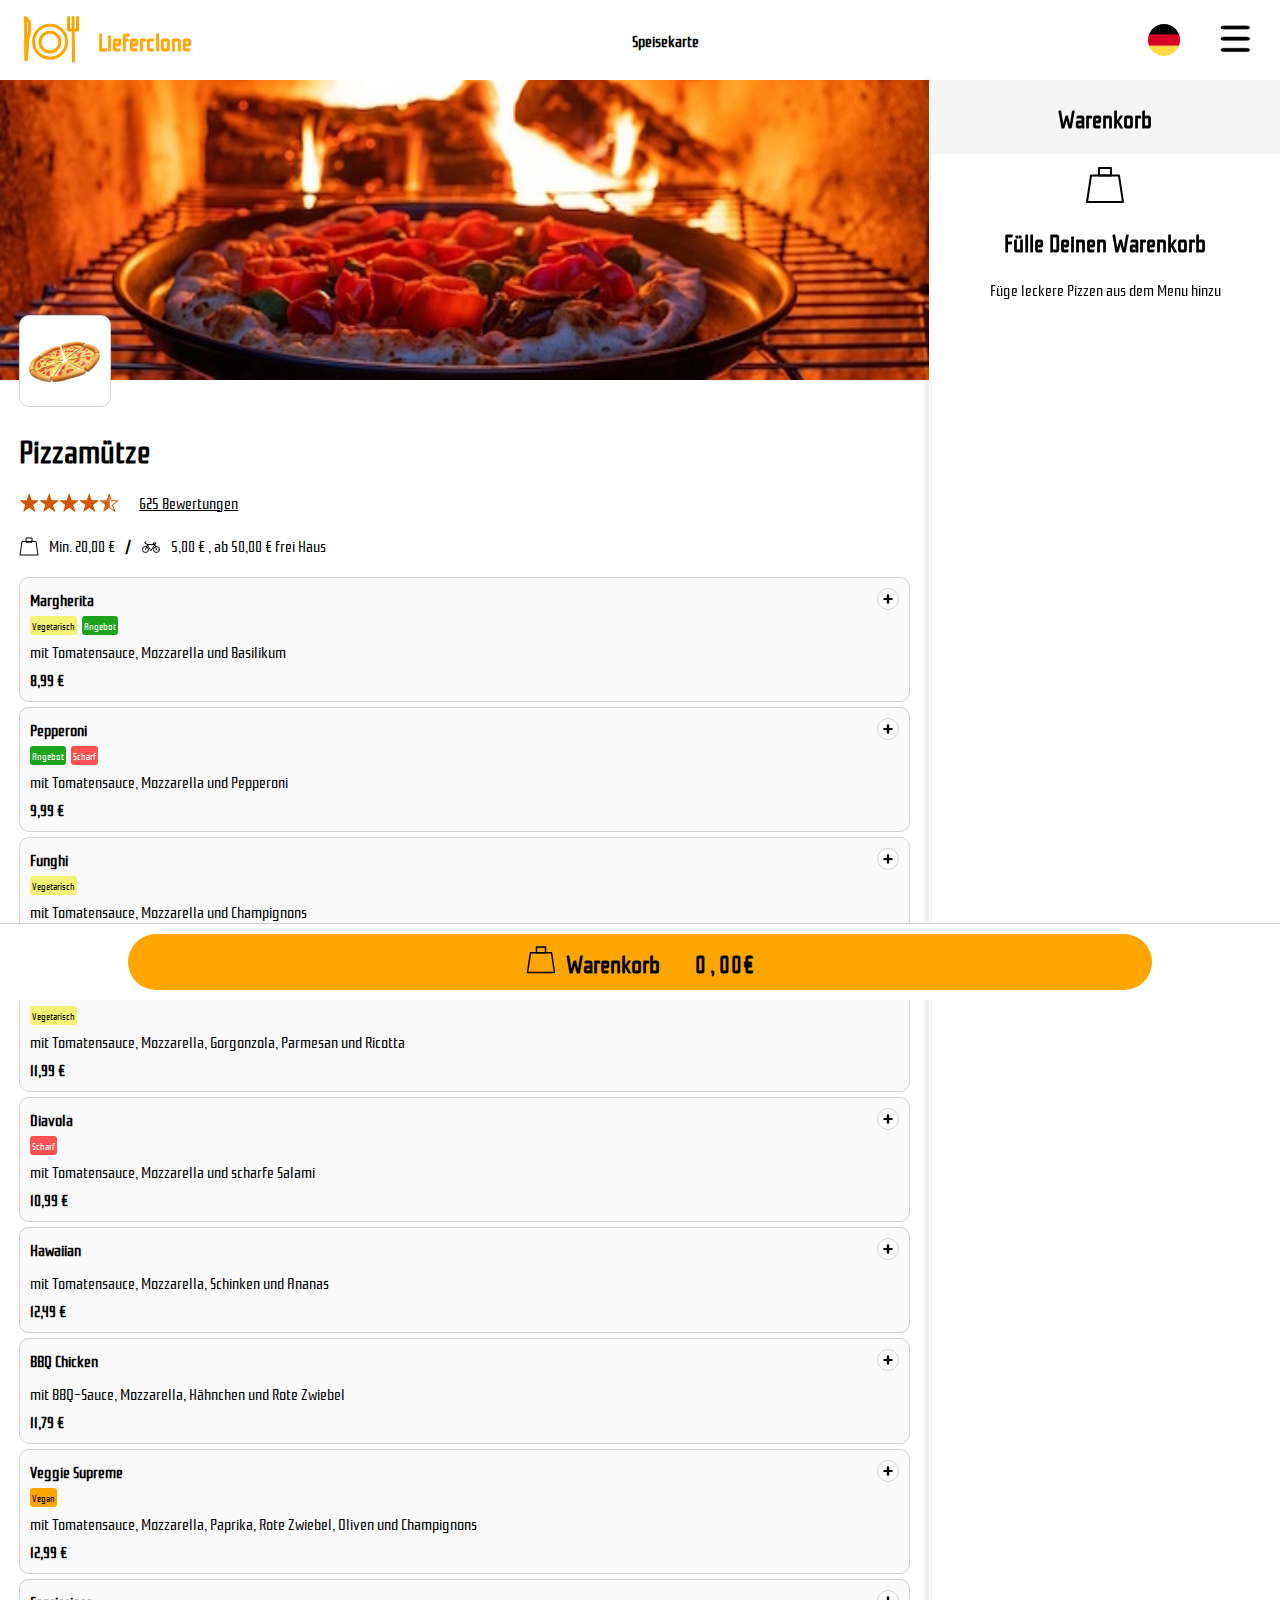
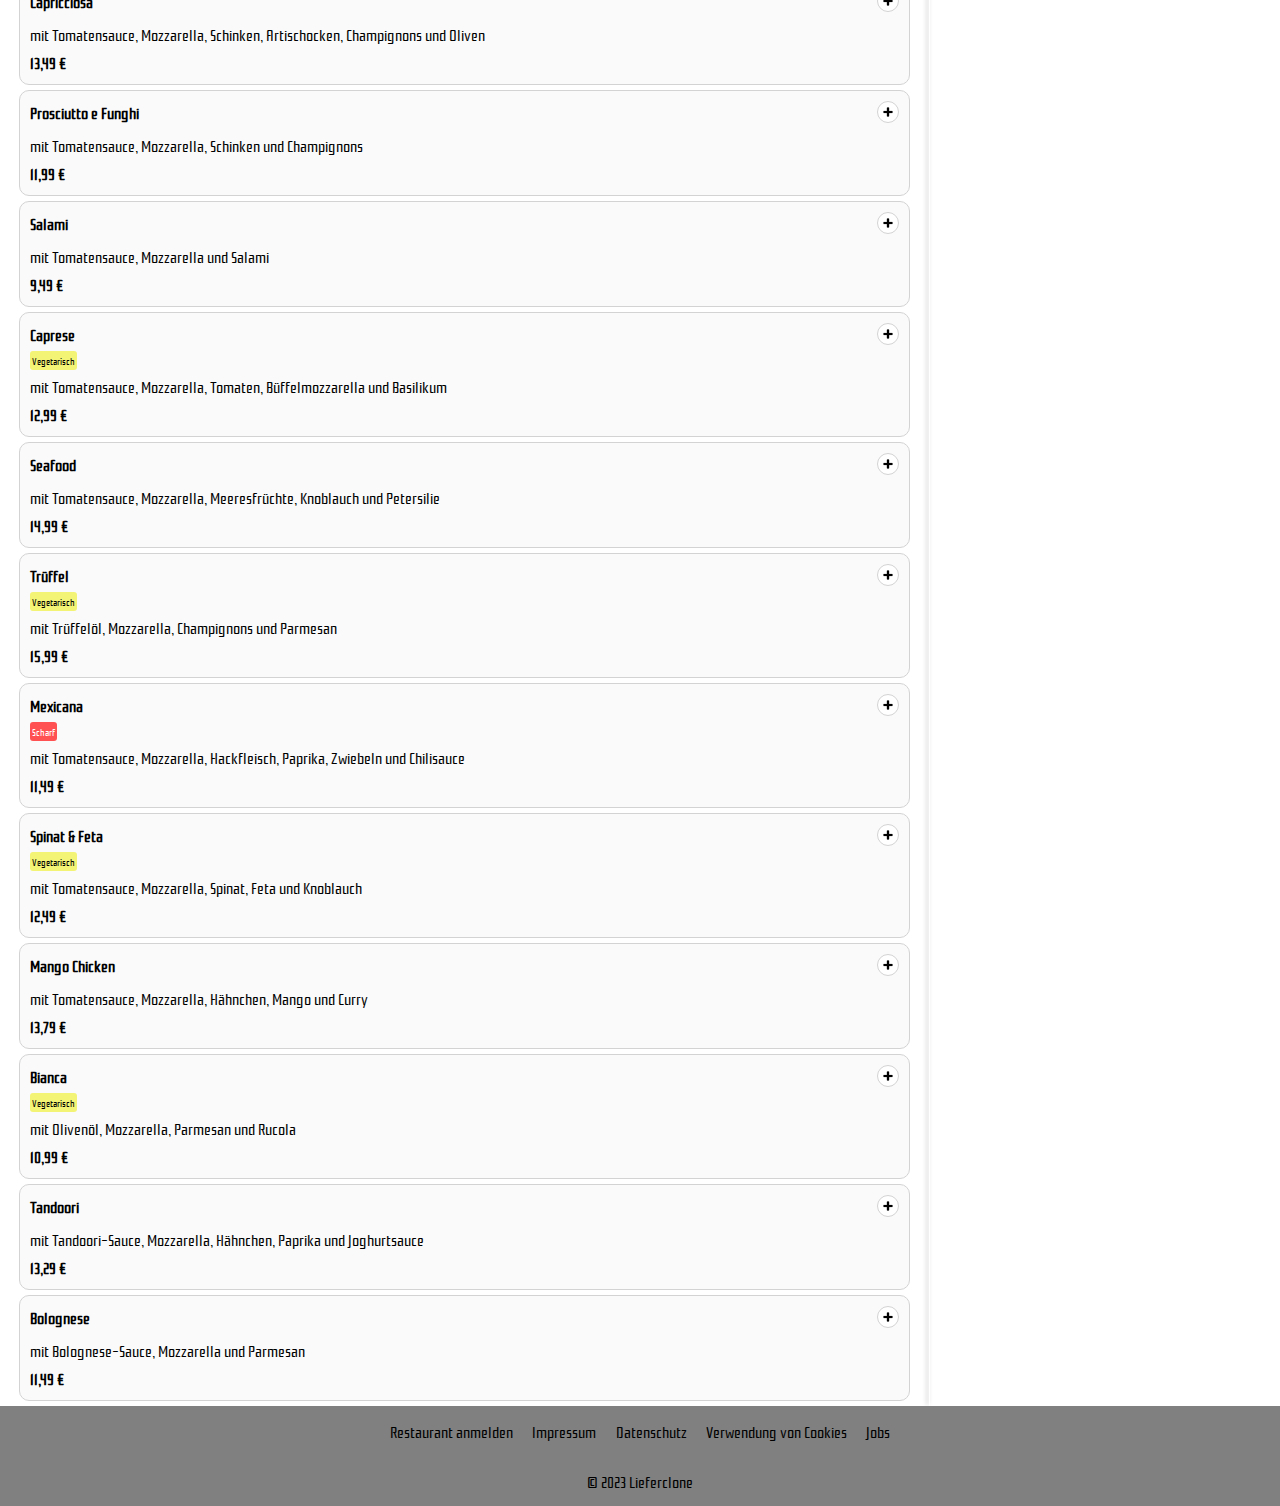
<file: index.html>
<!DOCTYPE html>
<html lang="en">

<!-- 
    ToDo:

    o   + highlight when click on a menuitem

 -->

<head>
    <meta charset="UTF-8">
    <meta name="viewport" content="width=device-width, initial-scale=1.0">
    <link rel="shortcut icon" href="./img/pizzaicon.png" type="image/x-icon">
    <link rel="stylesheet" href="./css/fonts.css">
    <link rel="stylesheet" href="./css/main.css">
    <link rel="stylesheet" href="./css/flex.css">
    <link rel="stylesheet" href="./css/spacing.css">
    <link rel="stylesheet" href="./css/scrollbar.css">
    <link rel="stylesheet" href="./css/style.css">
    <link rel="stylesheet" href="./css/digitrole.css">
    <script src="./js/script.js"></script>
    <script src="./js/menu.js"></script>
    <script src="./js/basket.js"></script>
    <script src="./js/digitrole.js"></script>
    <title>Lieferclone</title>
</head>

<body onload="init()">

    <header w3-include-html="./templates/header.html"></header>

    <div class="flex_r_jfs_afs">

        <section class="flex_c_jce_ast flex_grow_1 flex_gap_2">
            <div>
                <div class="pizzeria_info">
                </div>
                <div class="my_container flex_c_jfs_afs flex_gap_3 p_y_1">
                    <img class="pizzeria_icon" src="./img/pizzafull.png" alt="">
                    <span class="font_32b">Pizzamütze</span>
                    <div class="flex_r_jfs_ace rating_info">
                        <img src="./img/orange_star_full.svg" alt="">
                        <img src="./img/orange_star_full.svg" alt="">
                        <img src="./img/orange_star_full.svg" alt="">
                        <img src="./img/orange_star_full.svg" alt="">
                        <img src="./img/orange_star_half.svg" alt="">
                        <span>625 Bewertungen</span>
                    </div>
                    <div class="flex_r_jfs_ace flex_gap_2 delivery_info">
                        <img src="./img/basket1.svg" alt="">
                        <span>Min. 20,00 €</span>
                        <span style="font-weight: bold;">/</span>
                        <img src="./img/bike.svg" alt="">
                        <span>5,00 € , ab 50,00 € frei Haus</span>
                    </div>
                </div>
            </div>
            <div id="menu" class="my_container flex_c_jfs_ast flex_gap_1 p_y_1 menu_list"></div>
        </section>

        <div class="vertical_line"></div>

        <div id="basket" class="flex_c_jfs_ast basket">
            <div class="flex_r_jce_ace basket_headline">
                <h2 class="font_xce">Warenkorb</h2>
                <button id="basket_close_button" style="display: none;" onclick="showBasket(false)">
                    <img src="./img/cancel.svg" alt="">
                </button>
            </div>
            <div id="basket_list" class="flex_c_jfs_ast basket_list">

            </div>
            <div id="price_summary" class="flex_c_jfs_ast p_2 font_16b price_summary">
                <div class="flex_r_jsb_ace">
                    <span class="font_normal">Zwischensumme</span>
                    <div id="price_summary_role" digitrole_template="XX0,00€" class="digitrole"></div>
                </div>
                <div class="flex_r_jsb_ace">
                    <span class="font_normal">Lieferkosten (frei Haus ab 50€)</span>
                    <div id="delivery_role" digitrole_template="XX0,00€" class="digitrole"></div>
                </div>
                <div class="flex_r_jsb_ace">
                    <span>Gesamt</span>
                    <div id="summary_role" digitrole_template="XX0,00€" class="digitrole"></div>
                </div>
                <div class="font_24b p_2">
                    <button onclick="clickPayButton()" id="pay_button"
                        class="flex_r_jce_ace flex_gap_2 pay_button pay_button_disabled font_24b p_2">
                        <span>Bezahlen</span>
                        <div id="pay_button_role" digitrole_template="XX0,00€" class="digitrole dr_24px"></div>
                    </button>
                </div>
            </div>
            <div id="empty_basket_info" class="flex_c_jce_ace p_y_2" style="display: none;">
                <img src="./img/basket1.svg" alt="">
                <h2>Fülle Deinen Warenkorb</h2>
                <span>Füge leckere Pizzen aus dem Menu hinzu</span>
            </div>
            <div id="basket_button_div" class="flex_r_jce_ace font_24b basket_button_div p_y_2">
                <button onclick="showBasket(true)" class="flex_r_jce_ace flex_gap_2 basket_button font_24b p_2">
                    <div class="basket_button_icon">
                        <span id="basket_button_icon_count" style="display: none;"></span>
                        <img src="./img/basket1.svg" alt="">
                    </div>
                    <span>Warenkorb</span>
                    <div id="basket_button_role" digitrole_template="XX0,00€" class="digitrole dr_24px"></div>
                </button>
            </div>
        </div>

    </div>

    <footer w3-include-html="./templates/footer.html"></footer>

</body>

</html>
</file>
<file: css/fonts.css>
* {
    font-family: 'Rationale', sans-serif;
    color: black;
}

.text_align_ce {
    text-align: center;
}

.font_bold {
    font-weight: bold;
}

.font_normal {
    font-weight: normal;
}

.font_xce {
    text-align: center;
}

.font_32b {
    font-size: 32px;
    font-weight: bold;
}

.font_24b {
    font-size: 24px;
    font-weight: bold;
}

.font_16b {
    font-size: 16px;
    font-weight: bold;
}

.font_16n {
    font-size: 16px;
    font-weight: bold;
}

/* rationale-regular - latin */
@font-face {
    font-display: swap;
    /* Check https://developer.mozilla.org/en-US/docs/Web/CSS/@font-face/font-display for other options. */
    font-family: 'Rationale';
    font-style: normal;
    font-weight: 400;
    src: url('../fonts/rationale-v28-latin-regular.woff2') format('woff2');
    /* Chrome 36+, Opera 23+, Firefox 39+, Safari 12+, iOS 10+ */
}
</file>
<file: css/main.css>
:root {
    --main_color: black;
    --main_color_highlight: orange;
    --main_bg_color: white;
    --main_bg_color_highlight: lightgrey;
    --main_header_bg_color: white;
    --main_footer_bg_color: gray;

    --header_hight: 80px;
    --header_box_shadow: 1px 1px 4px 0px rgba(0, 0, 0, 0.37);

    --footer_min_height: 100px;

    --main_anim_delay: 125ms;
    --post_anim_delay: 250ms;

    --padding_left_right: clamp(5px, 1.5vw, 50px);

    --main_section_max_width: 1000px;
    --main_section_width: calc(100% - (var(--padding_left_right)*2));

    --basket_width: 350px;
    --basket_height: calc(100dvh - var(--footer_min_height));
    --basket_item_height: 100px;

    --responsiv: false;
}

html {
    scroll-behavior: smooth;
    overflow-x: hidden;
}

body {
    margin: 0px;
    position: relative;
    min-height: 100vh;
    display: flex;
    flex-direction: column;
}

.hide {
    display: none;
}

.header_margin_top {
    margin-top: var(--header_hight);
}

/* ------------------------------------------ */
/* main container */

.my_container {
    margin-left: auto;
    margin-right: auto;

    padding-left: var(--padding_left_right);
    padding-right: var(--padding_left_right);

    max-width: var(--main_section_max_width);
    width: var(--main_section_width);

    flex-grow: 1;
}

/* ------------------------------------------ */

header {
    background-color: var(--main_header_bg_color);
    box-shadow: var(--header_box_shadow);
    height: var(--header_hight);
}

header img:first-child {
    height: 60px;
    padding-top: 10px;
    padding-bottom: 10px;
}

header img:not(:first-child) {
    height: calc(var(--header_hight) * 0.4);
    border-radius: 15px;
    padding: 10px;
    transition: background-color 125ms ease-in-out;
}

header img:not(:first-child):hover {
    background-color: var(--main_bg_color_highlight);
}

header span {
    color: var(--main_color_highlight);
    vertical-align: middle;
}

/* ------------------------------------------ */

footer {
    background-color: var(--main_footer_bg_color);
    min-height: var(--footer_min_height);
    display: flex;
    align-items: stretch;
}

footer a {
    color: black;
    text-decoration: none;
}

footer a:hover {
    text-decoration: underline;
}
</file>
<file: css/flex.css>
/* ----------------------------------------

.flex_X_YYY_ZZZ

X   flex-direction:

    r = row
    c = column

YYY justify-content:

    jce = center
    jfs = flex-start
    jfe = flex-end
    jsa = space-around
    jsb = space-between

ZZZ align-items:

    ace = center
    afs = flex-start
    afe = flex-end
    ast = stretch

--------------------------------------------*/

.flex_r_jce_ace {
    display: flex;
    flex-direction: row;
    justify-content: center;
    align-items: center;
}

.flex_r_jce_afs {
    display: flex;
    flex-direction: row;
    justify-content: center;
    align-items: flex-start;
}

.flex_r_jce_afe {
    display: flex;
    flex-direction: row;
    justify-content: center;
    align-items: flex-end;
}

.flex_r_jce_ast {
    display: flex;
    flex-direction: row;
    justify-content: center;
    align-items: stretch;
}

.flex_r_jfs_ace {
    display: flex;
    flex-direction: row;
    justify-content: flex-start;
    align-items: center;
}

.flex_r_jfs_afs {
    display: flex;
    flex-direction: row;
    justify-content: flex-start;
    align-items: flex-start;
}

.flex_r_jfs_afe {
    display: flex;
    flex-direction: row;
    justify-content: flex-start;
    align-items: flex-end;
}

.flex_r_jfs_ast {
    display: flex;
    flex-direction: row;
    justify-content: flex-start;
    align-items: stretch;
}

.flex_r_jfe_ace {
    display: flex;
    flex-direction: row;
    justify-content: flex-end;
    align-items: center;
}

.flex_r_jfe_afs {
    display: flex;
    flex-direction: row;
    justify-content: flex-end;
    align-items: flex-start;
}

.flex_r_jfe_afe {
    display: flex;
    flex-direction: row;
    justify-content: flex-end;
    align-items: flex-end;
}

.flex_r_jfe_ast {
    display: flex;
    flex-direction: row;
    justify-content: flex-end;
    align-items: stretch;
}

.flex_r_jsa_ace {
    display: flex;
    flex-direction: row;
    justify-content: space-around;
    align-items: center;
}

.flex_r_jsa_afs {
    display: flex;
    flex-direction: row;
    justify-content: space-around;
    align-items: flex-start;
}

.flex_r_jsa_afe {
    display: flex;
    flex-direction: row;
    justify-content: space-around;
    align-items: flex-end;
}

.flex_r_jsa_ast {
    display: flex;
    flex-direction: row;
    justify-content: space-around;
    align-items: stretch;
}

.flex_r_jsb_ace {
    display: flex;
    flex-direction: row;
    justify-content: space-between;
    align-items: center;
}

.flex_r_jsb_afs {
    display: flex;
    flex-direction: row;
    justify-content: space-between;
    align-items: flex-start;
}

.flex_r_jsb_afe {
    display: flex;
    flex-direction: row;
    justify-content: space-between;
    align-items: flex-end;
}

.flex_r_jsb_ast {
    display: flex;
    flex-direction: row;
    justify-content: space-between;
    align-items: stretch;
}

.flex_c_jce_ace {
    display: flex;
    flex-direction: column;
    justify-content: center;
    align-items: center;
}

.flex_c_jce_afs {
    display: flex;
    flex-direction: column;
    justify-content: center;
    align-items: flex-start;
}

.flex_c_jce_afe {
    display: flex;
    flex-direction: column;
    justify-content: center;
    align-items: flex-end;
}

.flex_c_jce_ast {
    display: flex;
    flex-direction: column;
    justify-content: center;
    align-items: stretch;
}

.flex_c_jfs_ace {
    display: flex;
    flex-direction: column;
    justify-content: flex-start;
    align-items: center;
}

.flex_c_jfs_afs {
    display: flex;
    flex-direction: column;
    justify-content: flex-start;
    align-items: flex-start;
}

.flex_c_jfs_afe {
    display: flex;
    flex-direction: column;
    justify-content: flex-start;
    align-items: flex-end;
}

.flex_c_jfs_ast {
    display: flex;
    flex-direction: column;
    justify-content: flex-start;
    align-items: stretch;
}

.flex_c_jfe_ace {
    display: flex;
    flex-direction: column;
    justify-content: flex-end;
    align-items: center;
}

.flex_c_jfe_afs {
    display: flex;
    flex-direction: column;
    justify-content: flex-end;
    align-items: flex-start;
}

.flex_c_jfe_afe {
    display: flex;
    flex-direction: column;
    justify-content: flex-end;
    align-items: flex-end;
}

.flex_c_jfe_ast {
    display: flex;
    flex-direction: column;
    justify-content: flex-end;
    align-items: stretch;
}

.flex_c_jsa_ace {
    display: flex;
    flex-direction: column;
    justify-content: space-around;
    align-items: center;
}

.flex_c_jsa_afs {
    display: flex;
    flex-direction: column;
    justify-content: space-around;
    align-items: flex-start;
}

.flex_c_jsa_afe {
    display: flex;
    flex-direction: column;
    justify-content: space-around;
    align-items: flex-end;
}

.flex_c_jsa_ast {
    display: flex;
    flex-direction: column;
    justify-content: space-around;
    align-items: stretch;
}

.flex_c_jsb_ace {
    display: flex;
    flex-direction: column;
    justify-content: space-between;
    align-items: center;
}

.flex_c_jsb_afs {
    display: flex;
    flex-direction: column;
    justify-content: space-between;
    align-items: flex-start;
}

.flex_c_jsb_afe {
    display: flex;
    flex-direction: column;
    justify-content: space-between;
    align-items: flex-end;
}

.flex_c_jsb_ast {
    display: flex;
    flex-direction: column;
    justify-content: space-between;
    align-items: stretch;
}

/* ---------------------------------------- */
/* flex-grow */

.flex_grow_1 {
    flex-grow: 1;
}
</file>
<file: css/spacing.css>
/* ---------------------------------------- */
/* spacing */
/* ---------------------------------------- */

/* ---------------------------------------- */
/* variables */

:root {
    --myspacing_1: 5px;
    --myspacing_2: 10px;
    --myspacing_3: 20px;
    --myspacing_4: 30px;
    --myspacing_5: 50px;
    --myspacing_6: 100px;
    --myspacing_fx: clamp(5px, 1.5vw, 100px);
    --myspacing_fy: clamp(5px, 1.5vh, 100px);
}

@media (max-width: 500px) {
    .root {
        --myspacing_fx: 0;
    }
}

/* ---------------------------------------- */
/* padding all */

.p_1 {
    padding: var(--myspacing_1);
}

.p_2 {
    padding: var(--myspacing_2);
}

.p_3 {
    padding: var(--myspacing_3);
}

.p_4 {
    padding: var(--myspacing_4);
}

.p_5 {
    padding: var(--myspacing_5);
}

.p_6 {
    padding: var(--myspacing_6);
}

.p_fx {
    padding: var(--myspacing_fx);
}

.p_fy {
    padding: var(--myspacing_fy);
}

/* ---------------------------------------- */
/* padding left/right */

.p_x_1 {
    padding-left: var(--myspacing_1);
    padding-right: var(--myspacing_1);
}

.p_x_2 {
    padding-left: var(--myspacing_2);
    padding-right: var(--myspacing_2);
}

.p_x_3 {
    padding-left: var(--myspacing_3);
    padding-right: var(--myspacing_3);
}

.p_x_4 {
    padding-left: var(--myspacing_4);
    padding-right: var(--myspacing_4);
}

.p_x_5 {
    padding-left: var(--myspacing_5);
    padding-right: var(--myspacing_5);
}

.p_x_6 {
    padding-left: var(--myspacing_6);
    padding-right: var(--myspacing_6);
}

.p_x_fx {
    padding-left: var(--myspacing_fx);
    padding-right: var(--myspacing_fx);
}

.p_x_fy {
    padding-left: var(--myspacing_fy);
    padding-right: var(--myspacing_fy);
}

/* ---------------------------------------- */
/* padding top/bottom */

.p_y_1 {
    padding-top: var(--myspacing_1);
    padding-bottom: var(--myspacing_1);
}

.p_y_2 {
    padding-top: var(--myspacing_2);
    padding-bottom: var(--myspacing_2);
}

.p_y_3 {
    padding-top: var(--myspacing_3);
    padding-bottom: var(--myspacing_3);
}

.p_y_4 {
    padding-top: var(--myspacing_4);
    padding-bottom: var(--myspacing_4);
}

.p_y_5 {
    padding-top: var(--myspacing_5);
    padding-bottom: var(--myspacing_5);
}

.p_y_6 {
    padding-top: var(--myspacing_6);
    padding-bottom: var(--myspacing_6);
}

.p_y_fx {
    padding-top: var(--myspacing_fx);
    padding-bottom: var(--myspacing_fx);
}

.p_y_fy {
    padding-top: var(--myspacing_fy);
    padding-bottom: var(--myspacing_fy);
}

/* ---------------------------------------- */
/* margin all */

.m_1 {
    margin: var(--myspacing_1);
}

.m_2 {
    margin: var(--myspacing_2);
}

.m_3 {
    margin: var(--myspacing_3);
}

.m_4 {
    margin: var(--myspacing_4);
}

.m_5 {
    margin: var(--myspacing_5);
}

.m_6 {
    margin: var(--myspacing_6);
}

.m_fx {
    margin: var(--myspacing_fx);
}

.m_fy {
    margin: var(--myspacing_fy);
}

/* ---------------------------------------- */
/* margin top / bottom */

.m_y_1 {
    margin-top: var(--myspacing_1);
    margin-bottom: var(--myspacing_1);
}

.m_y_2 {
    margin-top: var(--myspacing_2);
    margin-bottom: var(--myspacing_2);
}

.m_y_3 {
    margin-top: var(--myspacing_3);
    margin-bottom: var(--myspacing_3);
}

.m_y_4 {
    margin-top: var(--myspacing_4);
    margin-bottom: var(--myspacing_4);
}

.m_y_5 {
    margin-top: var(--myspacing_5);
    margin-bottom: var(--myspacing_5);
}

.m_y_6 {
    margin-top: var(--myspacing_6);
    margin-bottom: var(--myspacing_6);
}

.m_y_fx {
    margin-top: var(--myspacing_fx);
    margin-bottom: var(--myspacing_fx);
}

.m_y_fy {
    margin-top: var(--myspacing_fy);
    margin-bottom: var(--myspacing_fy);
}

/* ---------------------------------------- */
/* margin left / right */

.m_x_1 {
    margin-left: var(--myspacing_1);
    margin-right: var(--myspacing_1);
}

.m_x_2 {
    margin-left: var(--myspacing_2);
    margin-right: var(--myspacing_2);
}

.m_x_3 {
    margin-left: var(--myspacing_3);
    margin-right: var(--myspacing_3);
}

.m_x_4 {
    margin-left: var(--myspacing_4);
    margin-right: var(--myspacing_4);
}

.m_x_5 {
    margin-left: var(--myspacing_5);
    margin-right: var(--myspacing_5);
}

.m_x_6 {
    margin-left: var(--myspacing_6);
    margin-right: var(--myspacing_6);
}

.m_x_fx {
    margin-right: var(--myspacing_fx);
    margin-left: var(--myspacing_fx);
}

.m_x_fy {
    margin-right: var(--myspacing_fy);
    margin-left: var(--myspacing_fy);
}

/* ---------------------------------------- */
/* flex gap */

.flex_gap_1 {
    gap: var(--myspacing_1);
}

.flex_gap_2 {
    gap: var(--myspacing_2);
}

.flex_gap_3 {
    gap: var(--myspacing_3);
}

.flex_gap_4 {
    gap: var(--myspacing_4);
}

.flex_gap_5 {
    gap: var(--myspacing_5);
}

.flex_gap_6 {
    gap: var(--myspacing_6);
}

.flex_gap_fx {
    gap: var(--myspacing_fx);
}

.flex_gap_fy {
    gap: var(--myspacing_fy);
}
</file>
<file: css/scrollbar.css>
/* ---------------------------------------- */
/* variables */

:root {
    --scrollbar_color: green;
    --scrollbar_bg_color: white;
}

/* ---------------------------------------- */
/* Firefox */
.my_scrollbar {
    scrollbar-width: auto;
    scrollbar-color: var(--scrollbar_color) var(--scrollbar_bg_color);
    scroll-behavior: smooth;
}

/* Chrome, Edge, and Safari */
.my_scrollbar::-webkit-scrollbar {
    scroll-behavior: smooth;
    width: 10px;
}

.my_scrollbar::-webkit-scrollbar-track {
    background: var(--scrollbar_bg_color);
}

.my_scrollbar::-webkit-scrollbar-thumb {
    background-color: var(--scrollbar_color);
    border-radius: 8px;
    border: 1px solid #ffffff;
}
</file>
<file: css/style.css>
.pizzeria_info {
    background-image: url('../img/pizza.jpg');
    background-repeat: no-repeat;
    background-position: bottom;
    background-size: cover;
    min-height: 300px;
}

.pizzeria_icon {
    margin-top: -70px;
    border: 1px solid lightgray;
    border-radius: 10px;
    background-color: var(--main_bg_color);
    height: 90px;
    width: 90px;
}

.rating_info img {
    height: 20px;
}

.rating_info span {
    padding-left: 20px;
    text-decoration: underline;
    cursor: pointer;
}

.rating_info span:hover {
    text-decoration: none;
}

.delivery_info img {
    height: 20px;
}

.menu_box {
    border: 1px solid lightgray;
    border-radius: 10px;
    padding: 10px;
    padding-right: 25px;
    position: relative;
    background-color: rgb(250, 250, 250);
    overflow: hidden;
}

.menu_box:hover {
    background-color: rgb(240, 240, 240);
    cursor: pointer;
}

.menu_box_add {
    border: 1px solid lightgray;
    border-radius: 1000px;
    background-color: rgb(255, 255, 255);
    position: absolute;
    right: 10px;
    top: 10px;
    height: 20px;
    width: 20px;
    font-size: 20px;
    font-weight: bold;
    display: flex;
    justify-content: center;
    align-items: center;
    transition: box-shadow 125ms ease-in-out;
}

.menu_box_add_highlight {
    box-shadow: 0px 0px 14px 9px rgba(145, 92, 182, 0.4);
}

.menu_box_add img {
    height: 10px;
    width: 10px;
}

.menu_box_info {
    border-radius: 3px;
    color: white;
    padding: 2px;
    font-size: 10px;
}

.vertical_line {
    align-self: stretch;
    width: 1px;
    box-shadow: -2px -1px 4px 0px rgba(0, 0, 0, 0.37);
    ;
}

.basket {
    position: sticky;
    top: 0;
    align-self: flex-start;
    margin-top: var(--basket_margin_top);
    height: var(--basket_height);
    width: var(--basket_width);
    min-width: var(--basket_width);
}

.basket_headline {
    position: relative;
    background-color: rgb(245, 245, 245);
}

.basket_headline button {
    position: absolute;
    right: 10px;
    top: 10px;
    border-radius: 1000px;
    border: unset;
    padding: 10px;
    display: flex;
    justify-content: center;
    align-items: center;
    cursor: pointer;
    background-color: unset;
    transition: background-color 250ms ease-in-out;
}

.basket_headline button:hover {
    background-color: lightgray;
}

.basket_headline button>img {
    height: 30px;
    width: 30px;
}

.basket_moveup {
    transition: margin-top 250ms ease-in-out;
}

.basket_list {
    max-height: 80vh;
    overflow-y: auto;
}

.basket img {
    width: 40px;
    height: 40px;
}

.basket_item {
    overflow: hidden;
    height: var(--basket_item_height);
    min-height: var(--basket_item_height);
    display: flex;
    transition: height 300ms ease-in-out,
        min-height 300ms ease-in-out,
        border-bottom 300ms ease-in-out;
}

.basket_item:not(:last-child) {
    border-bottom: 1px solid lightgray;
}

.basket_item button {
    border: unset;
    background-color: #e3e3e3;
    border-radius: 1000px;
    font-size: 40px;
    text-align: center;
    vertical-align: middle;
    width: 50px;
    height: 50px;
    transition: background-color 250ms ease-in-out;
}

.basket_item button:hover {
    background-color: lightgray;
}

.basket_item img {
    width: 20px;
    height: 20px;
}

.price_summary {
    background-color: rgb(245, 245, 245);
}

.pay_button {
    background-color: orange;
    border-radius: 1000px;
    border: unset;
    width: 100%;
    transition: background-color 250ms ease-in-out;
}

.pay_button:hover {
    background-color: rgb(255, 180, 41);
    cursor: pointer;
}

.pay_button_disabled {
    background-color: lightgray;
    cursor: default;
    color: gray !important;
}

.pay_button_disabled:hover {
    background-color: lightgray;
    cursor: default;
}

.basket_button_div {
    position: fixed;
    bottom: -100px;
    left: 0;
    right: 0;
    transition: bottom 125ms ease-in-out;
    background-color: white;
    border-top: 1px solid lightgray;
}

.basket_button {
    background-color: orange;
    border-radius: 1000px;
    border: unset;
    width: 80vw;
}

.basket_button_icon {
    position: relative;
}

.basket_button_icon img {
    height: 30px;
    width: 30px;
}

.basket_button_icon span {
    position: absolute;
    background-color: black;
    border-radius: 5px;
    padding: 2px;
    color: white;
    left: -5px;
    top: -5px;
    font-size: 16px;
}

.basket_button:hover {
    background-color: rgb(255, 180, 41);
    cursor: pointer;
}

@media (max-width: 700px) {
    :root {
        --responsiv: true;
    }

    .vertical_line {
        display: none;
    }

    .basket {
        margin-top: 0;
        position: fixed;
        margin-top: 110vh;
        top: 0;
        left: 0;
        right: 0;
        min-height: 100vh;
        min-height: 100dvh;
        background-color: var(--main_bg_color);
        min-width: unset;
        width: unset;
    }

    footer {
        margin-bottom: 76px;
    }

    footer span {
        padding-bottom: 20px;
    }

    .footer_links {
        flex-direction: column;
        padding-top: 20px;
        padding-bottom: 20px;
    }
}

@media (max-width: 500px) {
    .menu_box {
        border-radius: 0;
    }

    .menu_box_add {
        border-right: unset;
        border-top: unset;
        border-radius: 0;
        right: 0;
        top: 0;
    }

    header span {
        display: none;
    }

}
</file>
<file: css/digitrole.css>
:root {
    --digitrole_size_small: 16px;
    --digitrole_size_large: 32px;
    --digitrole_size_medium: 24px;
}

.digitrole {
    overflow: hidden;
    display: flex;
    box-sizing: border-box;
}

.digitrole>div {
    display: block;
    width: calc(var(--digitrole_size_small)/2);
    height: var(--digitrole_size_small);
    font-size: var(--digitrole_size_small);
    line-height: calc(var(--digitrole_size_small)+2);
    font-weight: bold;
    text-align: center;
}

.dr_24px>div {
    width: calc(var(--digitrole_size_medium)/2);
    height: var(--digitrole_size_medium);
    font-size: var(--digitrole_size_medium);
}

.digitrole>div>div {
    transition: margin 500ms ease-in-out;
}
</file>
